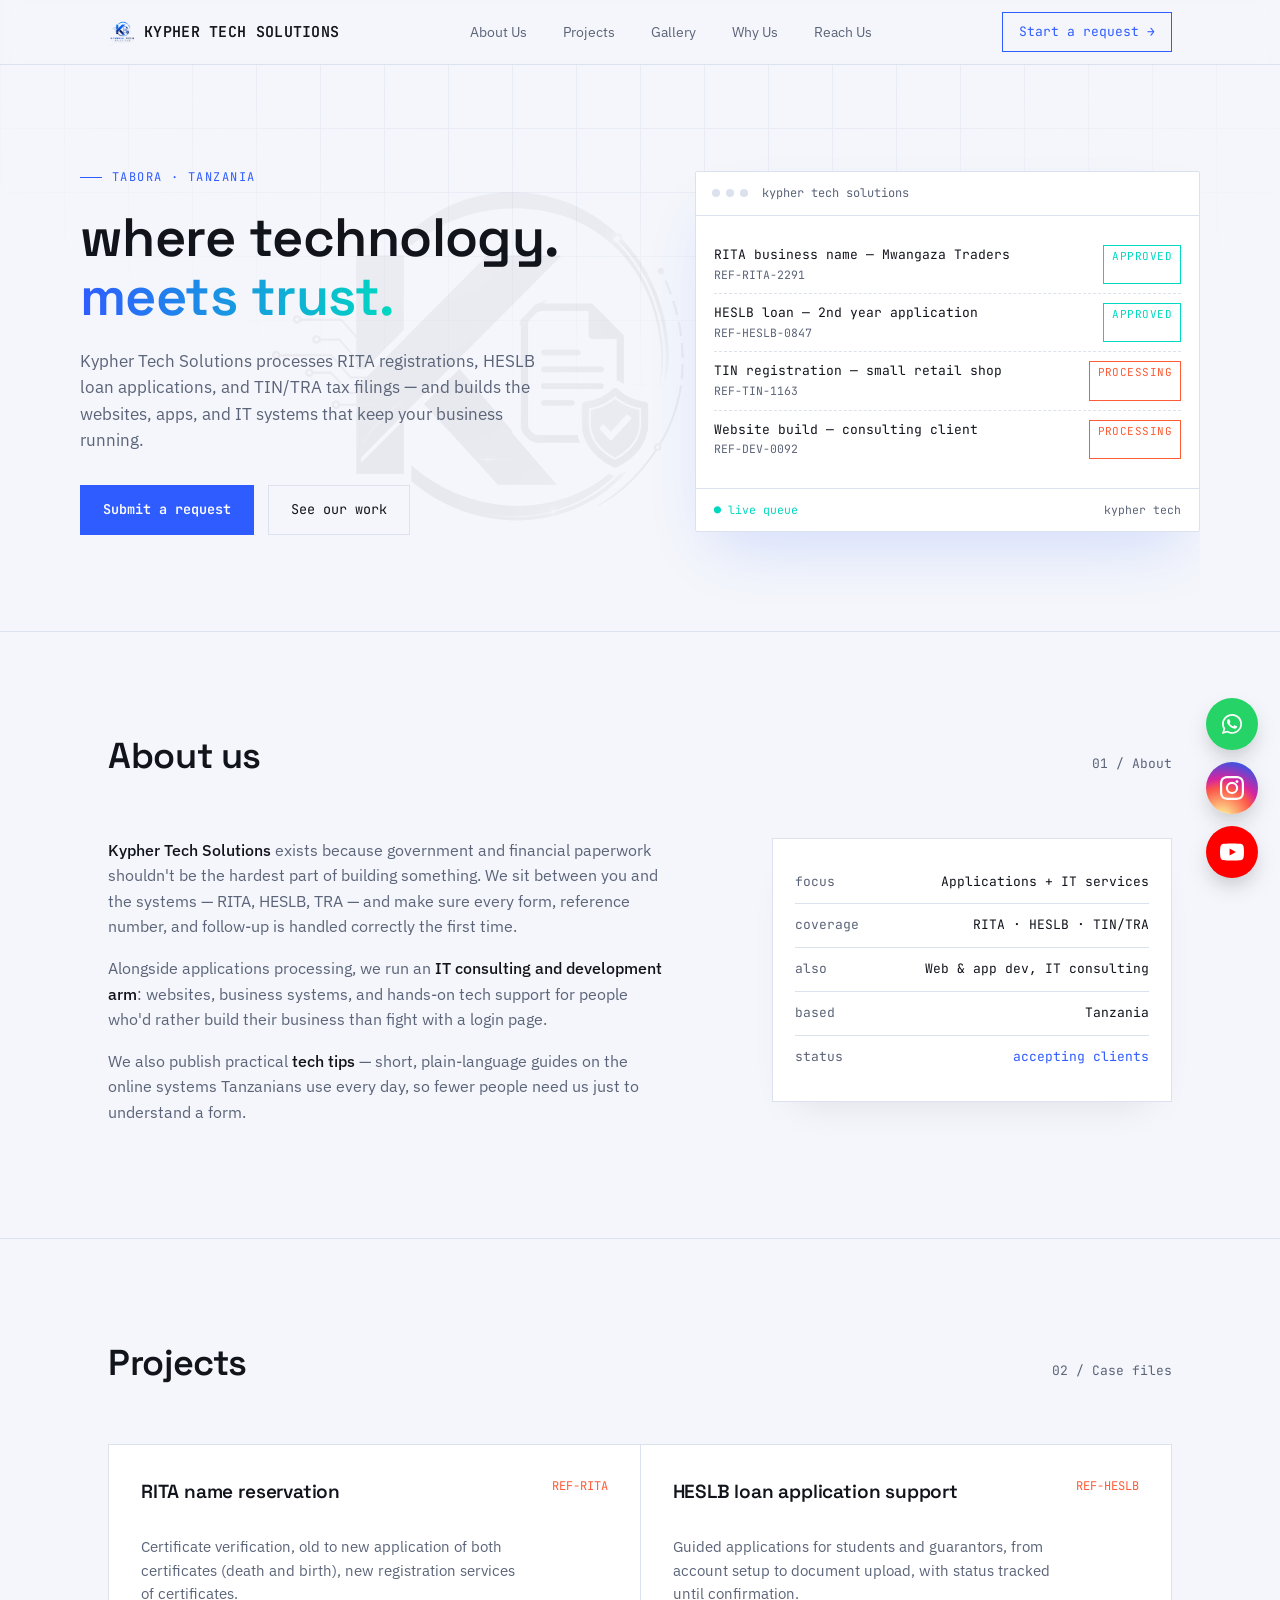
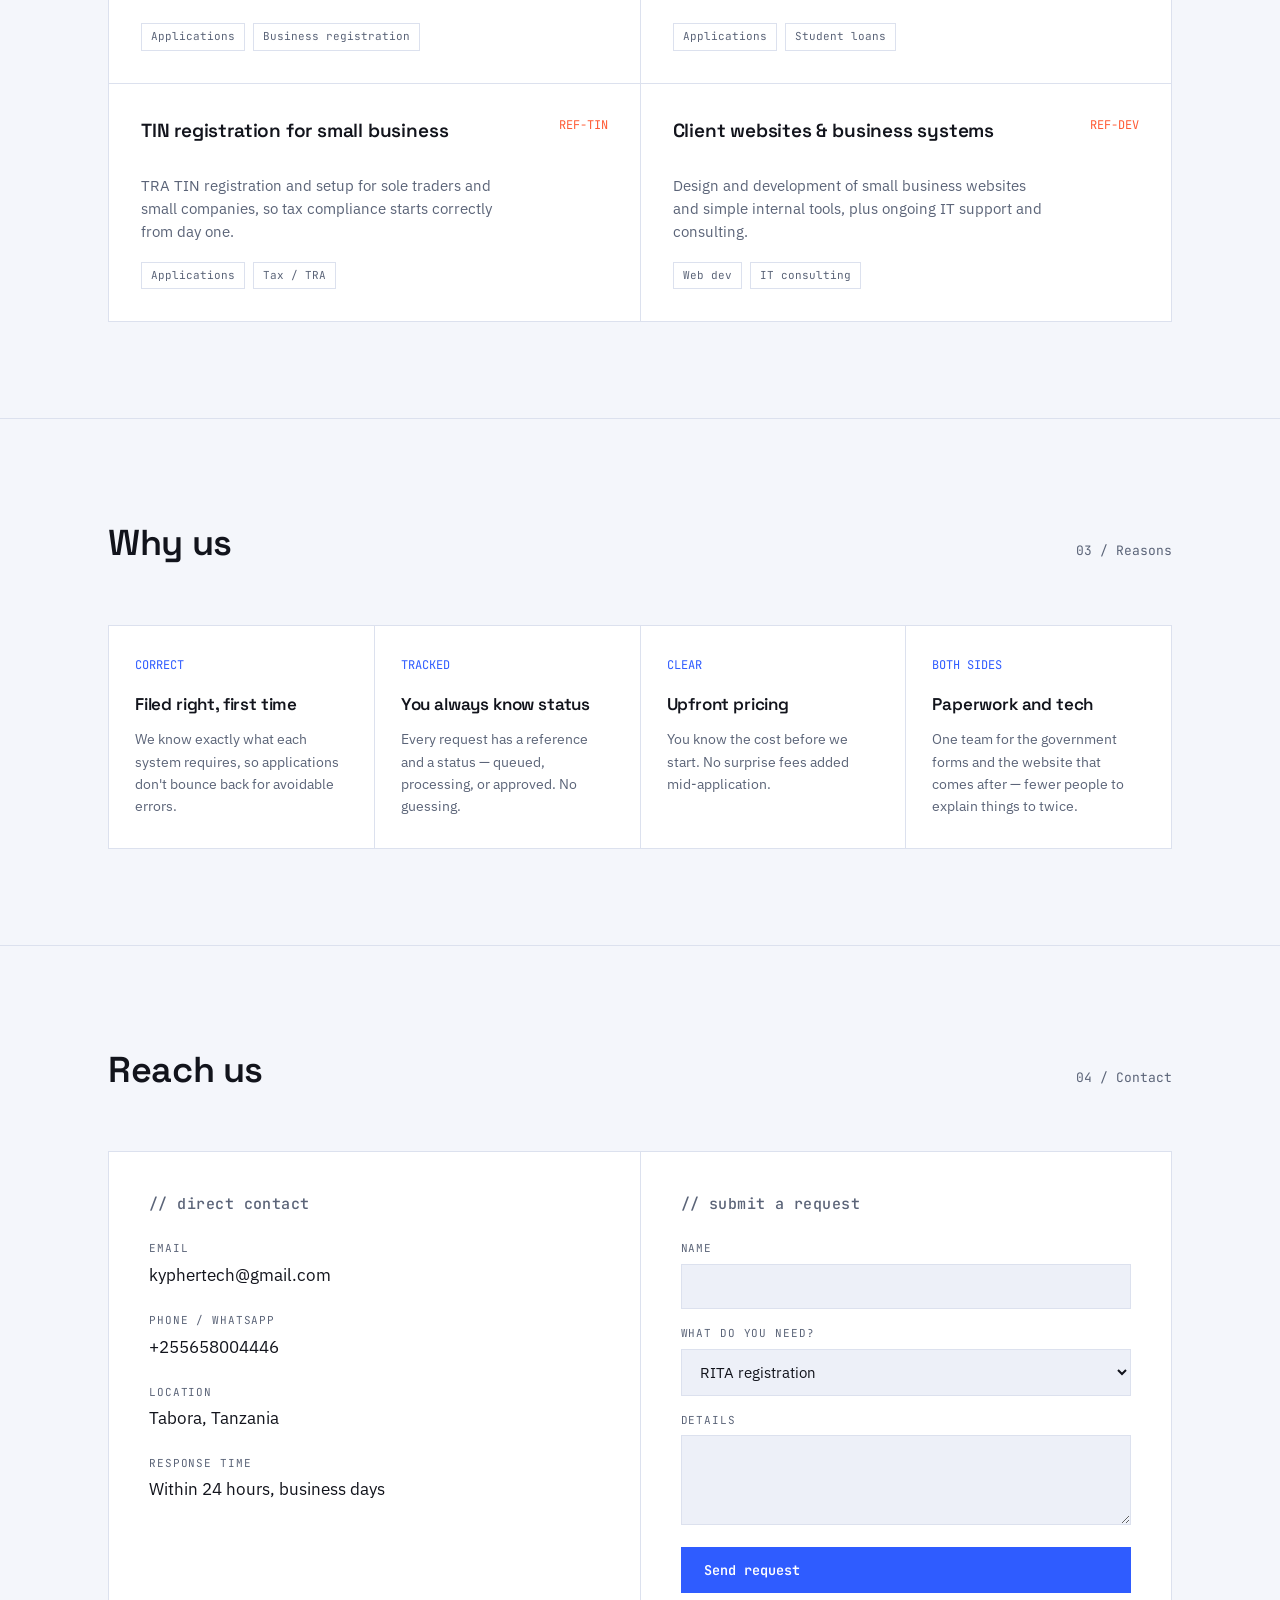
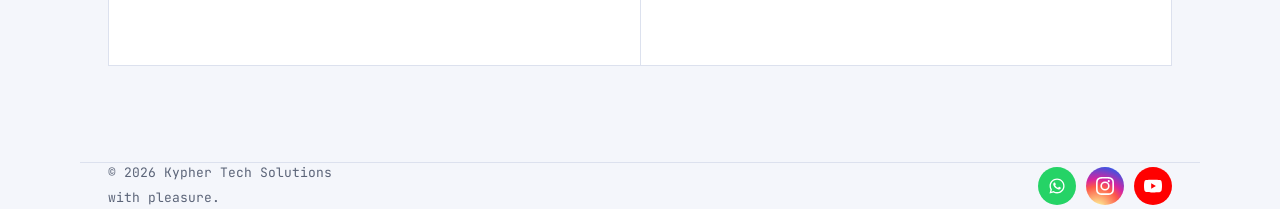
<file: index.html>
<!DOCTYPE html>
<html lang="en">
<head>
<meta charset="UTF-8">
<meta name="viewport" content="width=device-width, initial-scale=1.0">
<title>Kypher Tech Solutions — Applications, Handled.</title>
<meta name="description" content="Kypher Tech Solutions: RITA, HESLB and TIN applications, IT consulting, and web & app development.">
<link rel="preconnect" href="https://fonts.googleapis.com">
<link href="https://fonts.googleapis.com/css2?family=Space+Grotesk:wght@400;500;600;700&family=IBM+Plex+Sans:wght@400;500;600&family=JetBrains+Mono:wght@400;500;600&display=swap" rel="stylesheet">
<link rel="stylesheet" href="style.css">
</head>
<body>

<header>
  <nav class="wrap">
    <div class="logo"><img src="assets/logo.png" alt="Kypher Tech Solutions" class="logo-img"><span>KYPHER TECH SOLUTIONS</span></div>
    <div class="navlinks" id="navlinks">
      <a href="#about">About Us</a>
      <a href="#projects">Projects</a>
      <a href="gallery.html">Gallery</a>
      <a href="#why">Why Us</a>
      <a href="#reach">Reach Us</a>
    </div>
    <a href="#reach" class="navcta">Start a request →</a>
    <button class="menu-btn" id="menuBtn" aria-label="Toggle menu" aria-expanded="false">☰</button>
  </nav>
</header>

<main>
  <section class="hero wrap" style="border-top:none;">
    <img src="assets/logo-icon.png" alt="" class="hero-watermark" aria-hidden="true">
    <div>
      <div class="eyebrow">Tabora · Tanzania</div>
      <h1>where technology.<br><em>meets trust.</em></h1>
      <p>Kypher Tech Solutions processes RITA registrations, HESLB loan applications, and TIN/TRA tax filings — and builds the websites, apps, and IT systems that keep your business running.</p>
      <div class="btnrow">
        <a href="#reach" class="btn btn-primary">Submit a request</a>
        <a href="#projects" class="btn btn-ghost">See our work</a>
      </div>
    </div>

    <div class="console reveal in" id="console">
      <div class="console-bar">
        <div class="dots"><span></span><span></span><span></span></div>
        kypher tech solutions
      </div>
      <div class="console-body" id="consoleBody"></div>
      <div class="console-foot">
        <span class="live">live queue</span>
        <span>kypher tech</span>
      </div>
    </div>
  </section>

  <section id="about">
    <div class="wrap">
      <div class="sec-head">
        <h2>About us</h2>
        <span class="sec-num mono">01 / About</span>
      </div>
      <div class="about-grid">
        <div>
          <p><strong>Kypher Tech Solutions</strong> exists because government and financial paperwork shouldn't be the hardest part of building something. We sit between you and the systems — RITA, HESLB, TRA — and make sure every form, reference number, and follow-up is handled correctly the first time.</p>
          <p>Alongside applications processing, we run an <strong>IT consulting and development arm</strong>: websites, business systems, and hands-on tech support for people who'd rather build their business than fight with a login page.</p>
          <p>We also publish practical <strong>tech tips</strong> — short, plain-language guides on the online systems Tanzanians use every day, so fewer people need us just to understand a form.</p>
        </div>
        <div class="spec mono">
          <div class="spec-row"><span class="k">focus</span><span class="v">Applications + IT services</span></div>
          <div class="spec-row"><span class="k">coverage</span><span class="v">RITA · HESLB · TIN/TRA</span></div>
          <div class="spec-row"><span class="k">also</span><span class="v">Web & app dev, IT consulting</span></div>
          <div class="spec-row"><span class="k">based</span><span class="v">Tanzania</span></div>
          <div class="spec-row"><span class="k">status</span><span class="v" style="color:var(--cyan);">accepting clients</span></div>
        </div>
      </div>
    </div>
  </section>

  <section id="projects">
    <div class="wrap">
      <div class="sec-head">
        <h2>Projects</h2>
        <span class="sec-num mono">02 / Case files</span>
      </div>
      <div class="cases">
        <div class="case reveal">
          <div class="case-top"><h3>RITA name reservation</h3><span class="case-ref mono">REF-RITA</span></div>
          <p>Certificate verification, old to new application of both certificates (death and birth), new registration services of certificates.</p>
          <div class="case-tags"><span>Applications</span><span>Business registration</span></div>
        </div>
        <div class="case reveal">
          <div class="case-top"><h3>HESLB loan application support</h3><span class="case-ref mono">REF-HESLB</span></div>
          <p>Guided applications for students and guarantors, from account setup to document upload, with status tracked until confirmation.</p>
          <div class="case-tags"><span>Applications</span><span>Student loans</span></div>
        </div>
        <div class="case reveal">
          <div class="case-top"><h3>TIN registration for small business</h3><span class="case-ref mono">REF-TIN</span></div>
          <p>TRA TIN registration and setup for sole traders and small companies, so tax compliance starts correctly from day one.</p>
          <div class="case-tags"><span>Applications</span><span>Tax / TRA</span></div>
        </div>
        <div class="case reveal">
          <div class="case-top"><h3>Client websites & business systems</h3><span class="case-ref mono">REF-DEV</span></div>
          <p>Design and development of small business websites and simple internal tools, plus ongoing IT support and consulting.</p>
          <div class="case-tags"><span>Web dev</span><span>IT consulting</span></div>
        </div>
      </div>
    </div>
  </section>

  <section id="why">
    <div class="wrap">
      <div class="sec-head">
        <h2>Why us</h2>
        <span class="sec-num mono">03 / Reasons</span>
      </div>
      <div class="why-grid">
        <div class="why reveal">
          <div class="n mono">CORRECT</div>
          <h3>Filed right, first time</h3>
          <p>We know exactly what each system requires, so applications don't bounce back for avoidable errors.</p>
        </div>
        <div class="why reveal">
          <div class="n mono">TRACKED</div>
          <h3>You always know status</h3>
          <p>Every request has a reference and a status — queued, processing, or approved. No guessing.</p>
        </div>
        <div class="why reveal">
          <div class="n mono">CLEAR</div>
          <h3>Upfront pricing</h3>
          <p>You know the cost before we start. No surprise fees added mid-application.</p>
        </div>
        <div class="why reveal">
          <div class="n mono">BOTH SIDES</div>
          <h3>Paperwork and tech</h3>
          <p>One team for the government forms and the website that comes after — fewer people to explain things to twice.</p>
        </div>
      </div>
    </div>
  </section>

  <section id="reach">
    <div class="wrap">
      <div class="sec-head">
        <h2>Reach us</h2>
        <span class="sec-num mono">04 / Contact</span>
      </div>
      <div class="reach">
        <div class="reach-panel">
          <h3>// direct contact</h3>
          <div class="contact-row">
            <div class="contact-item">
              <span class="label">Email</span>
              <a class="val" href="mailto: kyphertech@gmail.com">kyphertech@gmail.com</a>
            </div>
            <div class="contact-item">
              <span class="label">Phone / WhatsApp</span>
              <a class="val" href="tel:+255658004446">+255658004446</a>
            </div>
            <div class="contact-item">
              <span class="label">Location</span>
              <span class="val">Tabora, Tanzania</span>
            </div>
            <div class="contact-item">
              <span class="label">Response time</span>
              <span class="val">Within 24 hours, business days</span>
            </div>
          </div>
        </div>
        <div class="reach-panel">
          <h3>// submit a request</h3>
          <!--
            This form uses Formspree (formspree.io) — works on any static host,
            including GitHub Pages, unlike Netlify Forms.

            SETUP (one-time):
            1. Go to formspree.io and sign up free
            2. Create a new form — Formspree gives you an endpoint like:
               https://formspree.io/f/abcdwxyz
            3. Replace YOUR_FORM_ID below (in the form's action attribute)
               with your real ID
            4. Submissions will arrive in your Formspree dashboard + email
          -->
          <form id="contactForm" action="https://formspree.io/f/xkjwljed" method="POST">
            <div class="field">
              <label for="name">Name</label>
              <input id="name" name="name" type="text" required>
            </div>
            <div class="field">
              <label for="service">What do you need?</label>
              <select id="service" name="service">
                <option>RITA registration</option>
                <option>HESLB loan application</option>
                <option>TIN / TRA registration</option>
                <option>Website or app development</option>
                <option>IT consulting</option>
                <option>Something else</option>
              </select>
            </div>
            <div class="field">
              <label for="msg">Details</label>
              <textarea id="msg" name="message" required></textarea>
            </div>
            <button type="submit" class="btn btn-primary">Send request</button>
            <p class="form-note mono" id="formNote"></p>
          </form>
        </div>
      </div>
    </div>
  </section>
</main>

<footer class="wrap">
  <div class="footer-left">
    <span>© 2026 Kypher Tech Solutions</span>
    <span>with pleasure.</span>
  </div>
  <div class="footer-social">
    <a class="social-btn whatsapp" href="https://wa.me/255658004446" target="_blank" rel="noopener" aria-label="Chat on WhatsApp">
      <svg viewBox="0 0 24 24"><path d="M12.04 2c-5.52 0-10 4.48-10 10 0 1.77.46 3.45 1.27 4.9L2 22l5.25-1.38a9.95 9.95 0 0 0 4.79 1.22h.01c5.52 0 10-4.48 10-10s-4.48-9.84-10.01-9.84zm0 18.13a8.2 8.2 0 0 1-4.19-1.15l-.3-.18-3.11.82.83-3.04-.2-.31a8.19 8.19 0 0 1-1.26-4.37c0-4.54 3.7-8.24 8.25-8.24 4.54 0 8.23 3.7 8.23 8.24 0 4.55-3.69 8.23-8.25 8.23zm4.52-6.16c-.25-.12-1.47-.72-1.7-.81-.23-.08-.39-.12-.56.13-.17.24-.64.8-.78.97-.14.17-.29.19-.53.06-.25-.12-1.05-.39-2-1.23-.74-.66-1.24-1.47-1.39-1.72-.14-.25-.02-.38.11-.5.11-.11.25-.29.37-.43.12-.15.16-.25.25-.42.08-.16.04-.31-.02-.43-.06-.12-.56-1.35-.77-1.85-.2-.48-.41-.42-.56-.43h-.48c-.16 0-.43.06-.66.31s-.87.85-.87 2.08.89 2.41 1.02 2.58c.12.16 1.75 2.68 4.25 3.75.59.26 1.05.41 1.41.53.6.19 1.14.16 1.57.1.48-.07 1.47-.6 1.68-1.18.21-.58.21-1.07.14-1.18-.06-.1-.23-.16-.48-.28z"/></svg>
    </a>
    <a class="social-btn instagram" href="https://www.instagram.com/kypher.tch?igsi=Z3k5cGc0enJxcHho" target="_blank" rel="noopener" aria-label="Kypher Tech on Instagram">
      <svg viewBox="0 0 24 24"><path d="M12 2.16c3.2 0 3.58.01 4.85.07 1.17.05 1.8.25 2.23.41.55.22.95.47 1.37.89.42.42.67.82.89 1.37.16.42.36 1.05.41 2.23.06 1.27.07 1.65.07 4.85s-.01 3.58-.07 4.85c-.05 1.17-.25 1.8-.41 2.23-.22.55-.47.95-.89 1.37-.42.42-.82.67-1.37.89-.42.16-1.05.36-2.23.41-1.27.06-1.65.07-4.85.07s-3.58-.01-4.85-.07c-1.17-.05-1.8-.25-2.23-.41-.55-.22-.95-.47-1.37-.89-.42-.42-.67-.82-.89-1.37-.16-.42-.36-1.05-.41-2.23-.06-1.27-.07-1.65-.07-4.85s.01-3.58.07-4.85c.05-1.17.25-1.8.41-2.23.22-.55.47-.95.89-1.37.42-.42.82-.67 1.37-.89.42-.16 1.05-.36 2.23-.41 1.27-.06 1.65-.07 4.85-.07M12 0C8.74 0 8.33.01 7.05.07 5.78.13 4.9.33 4.14.63c-.79.31-1.46.72-2.13 1.38C1.35 2.68.94 3.35.63 4.14.33 4.9.14 5.78.07 7.05.01 8.33 0 8.74 0 12s.01 3.67.07 4.95c.06 1.27.26 2.15.56 2.91.31.79.72 1.46 1.38 2.13.66.66 1.34 1.07 2.13 1.38.76.3 1.64.5 2.91.56 1.28.06 1.69.07 4.95.07s3.67-.01 4.95-.07c1.27-.06 2.15-.26 2.91-.56.79-.31 1.46-.72 2.13-1.38.66-.66 1.07-1.34 1.38-2.13.3-.76.5-1.64.56-2.91.06-1.28.07-1.69.07-4.95s-.01-3.67-.07-4.95c-.06-1.27-.26-2.15-.56-2.91-.31-.79-.72-1.46-1.38-2.13C21.32 1.35 20.65.94 19.86.63c-.76-.3-1.64-.5-2.91-.56C15.67.01 15.26 0 12 0zm0 5.84a6.16 6.16 0 1 0 0 12.32 6.16 6.16 0 0 0 0-12.32zm0 10.16a4 4 0 1 1 0-8 4 4 0 0 1 0 8zm6.41-10.4a1.44 1.44 0 1 1-2.88 0 1.44 1.44 0 0 1 2.88 0z"/></svg>
    </a>
    <a class="social-btn youtube" href="https://www.youtube.com/@Kypher_tech_solutions" target="_blank" rel="noopener" aria-label="Kypher Tech on YouTube">
      <svg viewBox="0 0 24 24"><path d="M23.5 6.19a3.02 3.02 0 0 0-2.12-2.14C19.51 3.5 12 3.5 12 3.5s-7.51 0-9.38.55A3.02 3.02 0 0 0 .5 6.19 31.6 31.6 0 0 0 0 12a31.6 31.6 0 0 0 .5 5.81 3.02 3.02 0 0 0 2.12 2.14c1.87.55 9.38.55 9.38.55s7.51 0 9.38-.55a3.02 3.02 0 0 0 2.12-2.14A31.6 31.6 0 0 0 24 12a31.6 31.6 0 0 0-.5-5.81zM9.6 15.6V8.4l6.27 3.6-6.27 3.6z"/></svg>
    </a>
  </div>
</footer>

<div class="social-float">
  <a class="social-btn whatsapp" href="https://wa.me/255658004446" target="_blank" rel="noopener" aria-label="Chat on WhatsApp">
    <svg viewBox="0 0 24 24"><path d="M12.04 2c-5.52 0-10 4.48-10 10 0 1.77.46 3.45 1.27 4.9L2 22l5.25-1.38a9.95 9.95 0 0 0 4.79 1.22h.01c5.52 0 10-4.48 10-10s-4.48-9.84-10.01-9.84zm0 18.13a8.2 8.2 0 0 1-4.19-1.15l-.3-.18-3.11.82.83-3.04-.2-.31a8.19 8.19 0 0 1-1.26-4.37c0-4.54 3.7-8.24 8.25-8.24 4.54 0 8.23 3.7 8.23 8.24 0 4.55-3.69 8.23-8.25 8.23zm4.52-6.16c-.25-.12-1.47-.72-1.7-.81-.23-.08-.39-.12-.56.13-.17.24-.64.8-.78.97-.14.17-.29.19-.53.06-.25-.12-1.05-.39-2-1.23-.74-.66-1.24-1.47-1.39-1.72-.14-.25-.02-.38.11-.5.11-.11.25-.29.37-.43.12-.15.16-.25.25-.42.08-.16.04-.31-.02-.43-.06-.12-.56-1.35-.77-1.85-.2-.48-.41-.42-.56-.43h-.48c-.16 0-.43.06-.66.31s-.87.85-.87 2.08.89 2.41 1.02 2.58c.12.16 1.75 2.68 4.25 3.75.59.26 1.05.41 1.41.53.6.19 1.14.16 1.57.1.48-.07 1.47-.6 1.68-1.18.21-.58.21-1.07.14-1.18-.06-.1-.23-.16-.48-.28z"/></svg>
  </a>
  <a class="social-btn instagram" href="https://www.instagram.com/kypher.tch?igsi=Z3k5cGc0enJxcHho" target="_blank" rel="noopener" aria-label="Kypher Tech on Instagram">
    <svg viewBox="0 0 24 24"><path d="M12 2.16c3.2 0 3.58.01 4.85.07 1.17.05 1.8.25 2.23.41.55.22.95.47 1.37.89.42.42.67.82.89 1.37.16.42.36 1.05.41 2.23.06 1.27.07 1.65.07 4.85s-.01 3.58-.07 4.85c-.05 1.17-.25 1.8-.41 2.23-.22.55-.47.95-.89 1.37-.42.42-.82.67-1.37.89-.42.16-1.05.36-2.23.41-1.27.06-1.65.07-4.85.07s-3.58-.01-4.85-.07c-1.17-.05-1.8-.25-2.23-.41-.55-.22-.95-.47-1.37-.89-.42-.42-.67-.82-.89-1.37-.16-.42-.36-1.05-.41-2.23-.06-1.27-.07-1.65-.07-4.85s.01-3.58.07-4.85c.05-1.17.25-1.8.41-2.23.22-.55.47-.95.89-1.37.42-.42.82-.67 1.37-.89.42-.16 1.05-.36 2.23-.41 1.27-.06 1.65-.07 4.85-.07M12 0C8.74 0 8.33.01 7.05.07 5.78.13 4.9.33 4.14.63c-.79.31-1.46.72-2.13 1.38C1.35 2.68.94 3.35.63 4.14.33 4.9.14 5.78.07 7.05.01 8.33 0 8.74 0 12s.01 3.67.07 4.95c.06 1.27.26 2.15.56 2.91.31.79.72 1.46 1.38 2.13.66.66 1.34 1.07 2.13 1.38.76.3 1.64.5 2.91.56 1.28.06 1.69.07 4.95.07s3.67-.01 4.95-.07c1.27-.06 2.15-.26 2.91-.56.79-.31 1.46-.72 2.13-1.38.66-.66 1.07-1.34 1.38-2.13.3-.76.5-1.64.56-2.91.06-1.28.07-1.69.07-4.95s-.01-3.67-.07-4.95c-.06-1.27-.26-2.15-.56-2.91-.31-.79-.72-1.46-1.38-2.13C21.32 1.35 20.65.94 19.86.63c-.76-.3-1.64-.5-2.91-.56C15.67.01 15.26 0 12 0zm0 5.84a6.16 6.16 0 1 0 0 12.32 6.16 6.16 0 0 0 0-12.32zm0 10.16a4 4 0 1 1 0-8 4 4 0 0 1 0 8zm6.41-10.4a1.44 1.44 0 1 1-2.88 0 1.44 1.44 0 0 1 2.88 0z"/></svg>
  </a>
  <a class="social-btn youtube" href="https://www.youtube.com/@Kypher_tech_solutions" target="_blank" rel="noopener" aria-label="Kypher Tech on YouTube">
    <svg viewBox="0 0 24 24"><path d="M23.5 6.19a3.02 3.02 0 0 0-2.12-2.14C19.51 3.5 12 3.5 12 3.5s-7.51 0-9.38.55A3.02 3.02 0 0 0 .5 6.19 31.6 31.6 0 0 0 0 12a31.6 31.6 0 0 0 .5 5.81 3.02 3.02 0 0 0 2.12 2.14c1.87.55 9.38.55 9.38.55s7.51 0 9.38-.55a3.02 3.02 0 0 0 2.12-2.14A31.6 31.6 0 0 0 24 12a31.6 31.6 0 0 0-.5-5.81zM9.6 15.6V8.4l6.27 3.6-6.27 3.6z"/></svg>
  </a>
</div>

<script src="script.js"></script>
</body>
</html>
</file>
<file: style.css>
:root{
  --void:#F4F6FB;
  --panel:#FFFFFF;
  --panel-2:#EDF0F8;
  --line:#DCE1EE;
  --text:#12141C;
  --dim:#5B6478;
  --cyan:#2F5CFF;
  --cyan-2:#00D9C0;
  --amber:#FF5B35;
  --radius:2px;

  --whatsapp:#25D366;
  --instagram:#E1306C;
  --youtube:#FF0000;
}
*{margin:0;padding:0;box-sizing:border-box;}
html{scroll-behavior:smooth;}
body{
  background:var(--void);
  color:var(--text);
  font-family:'IBM Plex Sans',sans-serif;
  line-height:1.6;
  overflow-x:hidden;
}
::selection{background:var(--cyan);color:#fff;}
a{color:inherit;text-decoration:none;}
.mono{font-family:'JetBrains Mono',monospace;}
h1,h2,h3{font-family:'Space Grotesk',sans-serif;letter-spacing:-0.01em;}

/* background grid texture */
body::before{
  content:"";
  position:fixed;inset:0;
  background-image:
    linear-gradient(var(--line) 1px, transparent 1px),
    linear-gradient(90deg, var(--line) 1px, transparent 1px);
  background-size:64px 64px;
  opacity:0.5;
  pointer-events:none;
  z-index:0;
  mask-image:radial-gradient(ellipse 80% 60% at 50% 0%, black 30%, transparent 75%);
}

.wrap{max-width:1120px;margin:0 auto;padding:0 28px;position:relative;z-index:1;}

@media (prefers-reduced-motion: reduce){
  *{animation-duration:0.01ms !important; animation-iteration-count:1 !important; transition-duration:0.01ms !important; scroll-behavior:auto !important;}
}

/* NAV */
header{
  position:fixed;top:0;left:0;right:0;
  z-index:50;
  background:rgba(244,246,251,0.82);
  backdrop-filter:blur(10px);
  border-bottom:1px solid var(--line);
  animation:dropIn .5s ease both;
}
@keyframes dropIn{from{transform:translateY(-100%);}to{transform:translateY(0);}}
nav.wrap{
  display:flex;align-items:center;justify-content:space-between;
  height:64px;
}
.logo{
  font-family:'JetBrains Mono',monospace;
  font-weight:600;
  font-size:15px;
  letter-spacing:0.02em;
  display:flex;align-items:center;gap:8px;
}
.logo .dot{width:7px;height:7px;background:var(--cyan);border-radius:50%;box-shadow:0 0 8px var(--cyan);flex:none;animation:pulseDot 2.4s ease-in-out infinite;}
@keyframes pulseDot{0%,100%{opacity:1;}50%{opacity:0.35;}}
.logo-img{height:28px;width:auto;display:block;}
.navlinks{display:flex;gap:36px;font-size:14px;}
.navlinks a{color:var(--dim);transition:color .2s;position:relative;}
.navlinks a:hover, .navlinks a:focus-visible{color:var(--text);}
.navlinks a::after{
  content:"";position:absolute;left:0;bottom:-6px;width:0;height:2px;background:linear-gradient(90deg,var(--cyan),var(--cyan-2));
  transition:width .25s;
}
.navlinks a:hover::after{width:100%;}
.navcta{
  font-family:'JetBrains Mono',monospace;
  font-size:13px;
  padding:9px 16px;
  border:1px solid var(--cyan);
  color:var(--cyan);
  transition:all .2s;
}
.navcta:hover{background:var(--cyan);color:#fff;box-shadow:0 0 20px rgba(47,92,255,0.35);}
.menu-btn{display:none;background:none;border:1px solid var(--line);color:var(--text);width:40px;height:40px;font-size:18px;cursor:pointer;}

@media (max-width:820px){
  .navlinks{
    position:fixed;top:64px;left:0;right:0;
    background:var(--void);border-bottom:1px solid var(--line);
    flex-direction:column;gap:0;
    max-height:0;overflow:hidden;
    transition:max-height .3s ease;
  }
  .navlinks.open{max-height:320px;}
  .navlinks a{padding:16px 28px;border-bottom:1px solid var(--line);width:100%;}
  .navlinks a::after{display:none;}
  .navcta{display:none;}
  .menu-btn{display:block;}
}

/* HERO */
.hero{
  padding:168px 0 96px;
  display:grid;grid-template-columns:1.05fr 0.95fr;gap:56px;align-items:center;
  position:relative;
  overflow:hidden;
}
.hero-watermark{
  position:absolute;
  top:50%;left:8%;
  width:640px;max-width:70vw;
  transform:translateY(-50%);
  opacity:0.05;
  filter:grayscale(1) brightness(0.6);
  pointer-events:none;
  z-index:0;
  user-select:none;
  animation:float 8s ease-in-out infinite;
}
@keyframes float{0%,100%{transform:translateY(-50%);}50%{transform:translateY(calc(-50% - 14px));}}
.hero > div, .hero .console{position:relative;z-index:1;}
.hero > div{animation:fadeUp .7s ease both;}
.hero .console{animation:fadeUp .7s ease .15s both;}
@keyframes fadeUp{from{opacity:0;transform:translateY(22px);}to{opacity:1;transform:translateY(0);}}
.eyebrow{
  font-family:'JetBrains Mono',monospace;
  font-size:12px;color:var(--cyan);
  letter-spacing:0.12em;text-transform:uppercase;
  display:flex;align-items:center;gap:10px;margin-bottom:22px;
}
.eyebrow::before{content:"";width:22px;height:1px;background:var(--cyan);}
.hero h1{
  font-size:clamp(34px,4.6vw,54px);
  font-weight:600;
  line-height:1.08;
  margin-bottom:22px;
}
.hero h1 em{
  font-style:normal;
  background:linear-gradient(90deg,var(--cyan),var(--cyan-2));
  -webkit-background-clip:text;background-clip:text;color:transparent;
}
.hero p{color:var(--dim);font-size:16.5px;max-width:46ch;margin-bottom:32px;}
.btnrow{display:flex;gap:14px;flex-wrap:wrap;}
.btn{
  font-family:'JetBrains Mono',monospace;font-size:13.5px;
  padding:13px 22px;
  display:inline-flex;align-items:center;gap:8px;
  border:1px solid var(--line);
  transition:all .2s;
  cursor:pointer;
  background:none;
}
.btn-primary{background:var(--cyan);color:#fff;border-color:var(--cyan);font-weight:600;}
.btn-primary:hover{background:#1a45f0;box-shadow:0 8px 24px rgba(47,92,255,0.35);transform:translateY(-2px);}
.btn-ghost{color:var(--text);border-color:var(--line);}
.btn-ghost:hover{border-color:var(--cyan);color:var(--cyan);transform:translateY(-2px);}

/* terminal console — signature element */
.console{
  background:var(--panel);
  border:1px solid var(--line);
  border-radius:var(--radius);
  font-family:'JetBrains Mono',monospace;
  font-size:13px;
  overflow:hidden;
  box-shadow:0 30px 60px -20px rgba(47,92,255,0.18);
}
.console-bar{
  display:flex;align-items:center;gap:8px;
  padding:12px 16px;border-bottom:1px solid var(--line);
  color:var(--dim);font-size:12px;
}
.console-bar .dots{display:flex;gap:6px;margin-right:6px;}
.console-bar .dots span{width:8px;height:8px;border-radius:50%;background:var(--line);}
.console-body{padding:20px 18px;min-height:260px;}
.console-line{display:flex;justify-content:space-between;gap:10px;padding:9px 0;border-bottom:1px dashed var(--line);opacity:0;animation:reveal .4s forwards;}
.console-line:last-child{border-bottom:none;}
.console-line .task{color:var(--text);}
.console-line .ref{color:var(--dim);font-size:11.5px;}
.status{padding:2px 8px;font-size:11px;letter-spacing:0.04em;border:1px solid;white-space:nowrap;}
.status.approved{color:var(--cyan-2);border-color:var(--cyan-2);}
.status.processing{color:var(--amber);border-color:var(--amber);}
@keyframes reveal{to{opacity:1;}}
.console-foot{
  padding:12px 18px;border-top:1px solid var(--line);
  color:var(--dim);font-size:11.5px;display:flex;justify-content:space-between;
}
.console-foot .live{color:var(--cyan-2);}
.live::before{content:"● ";animation:pulseDot 1.6s ease-in-out infinite;}

@media (max-width:900px){
  .hero{grid-template-columns:1fr;padding-top:132px;}
}

/* SECTION shared */
section{padding:96px 0;border-top:1px solid var(--line);position:relative;z-index:1;}
.sec-head{display:flex;align-items:baseline;justify-content:space-between;gap:24px;margin-bottom:52px;flex-wrap:wrap;}
.sec-head h2{font-size:clamp(26px,3vw,36px);font-weight:600;}
.sec-num{font-family:'JetBrains Mono',monospace;color:var(--dim);font-size:13px;}

/* ABOUT */
.about-grid{display:grid;grid-template-columns:1.2fr 0.8fr;gap:64px;}
.about-grid p{color:var(--dim);margin-bottom:16px;max-width:56ch;}
.about-grid p strong{color:var(--text);font-weight:500;}
.spec{
  background:var(--panel);border:1px solid var(--line);
  padding:22px;font-family:'JetBrains Mono',monospace;font-size:13px;height:fit-content;
  box-shadow:0 20px 40px -24px rgba(18,20,28,0.12);
}
.spec-row{display:flex;justify-content:space-between;padding:11px 0;border-bottom:1px solid var(--line);gap:16px;}
.spec-row:last-child{border-bottom:none;}
.spec-row .k{color:var(--dim);}
.spec-row .v{color:var(--text);text-align:right;}
@media (max-width:820px){.about-grid{grid-template-columns:1fr;}}

/* PROJECTS / case files */
.cases{display:grid;grid-template-columns:repeat(2,1fr);gap:1px;background:var(--line);border:1px solid var(--line);}
.case{background:var(--panel);padding:32px;transition:all .25s;}
.case:hover{background:var(--panel-2);transform:translateY(-3px);box-shadow:0 16px 32px -20px rgba(18,20,28,0.18);}
.case-top{display:flex;justify-content:space-between;align-items:flex-start;margin-bottom:18px;}
.case-ref{font-family:'JetBrains Mono',monospace;color:var(--amber);font-size:12px;}
.case h3{font-size:19px;margin-bottom:10px;font-weight:600;}
.case p{color:var(--dim);font-size:14.5px;max-width:42ch;}
.case-tags{display:flex;gap:8px;margin-top:18px;flex-wrap:wrap;}
.case-tags span{font-family:'JetBrains Mono',monospace;font-size:11px;color:var(--dim);border:1px solid var(--line);padding:4px 9px;}
@media (max-width:820px){.cases{grid-template-columns:1fr;}}

/* WHY US */
.why-grid{display:grid;grid-template-columns:repeat(4,1fr);gap:1px;background:var(--line);border:1px solid var(--line);}
.why{background:var(--panel);padding:30px 26px;transition:all .25s;}
.why:hover{transform:translateY(-3px);box-shadow:0 16px 32px -20px rgba(18,20,28,0.18);}
.why .n{font-family:'JetBrains Mono',monospace;color:var(--cyan);font-size:12px;margin-bottom:16px;}
.why h3{font-size:17px;margin-bottom:10px;font-weight:600;}
.why p{color:var(--dim);font-size:14px;}
@media (max-width:900px){.why-grid{grid-template-columns:1fr 1fr;}}
@media (max-width:560px){.why-grid{grid-template-columns:1fr;}}

/* REACH US */
.reach{display:grid;grid-template-columns:1fr 1fr;gap:1px;background:var(--line);border:1px solid var(--line);}
.reach-panel{background:var(--panel);padding:40px;}
.reach-panel h3{font-size:15px;margin-bottom:24px;color:var(--dim);font-family:'JetBrains Mono',monospace;font-weight:500;letter-spacing:0.03em;}
.contact-row{display:flex;flex-direction:column;gap:22px;}
.contact-item{display:flex;flex-direction:column;gap:4px;}
.contact-item .label{font-family:'JetBrains Mono',monospace;font-size:11px;color:var(--dim);letter-spacing:0.08em;text-transform:uppercase;}
.contact-item .val{font-size:17px;}
.contact-item a{border-bottom:1px solid transparent;transition:border-color .2s, color .2s;}
.contact-item a:hover{color:var(--cyan);border-color:var(--cyan);}
form{display:flex;flex-direction:column;gap:16px;}
.field{display:flex;flex-direction:column;gap:6px;}
.field label{font-family:'JetBrains Mono',monospace;font-size:11px;color:var(--dim);letter-spacing:0.08em;text-transform:uppercase;}
.field input, .field textarea, .field select{
  background:var(--panel-2);border:1px solid var(--line);color:var(--text);
  padding:12px 14px;font-family:'IBM Plex Sans',sans-serif;font-size:14.5px;
  outline:none;transition:border-color .2s, box-shadow .2s;
}
.field input:focus, .field textarea:focus, .field select:focus{border-color:var(--cyan);box-shadow:0 0 0 3px rgba(47,92,255,0.12);}
.field textarea{resize:vertical;min-height:90px;}
form button{margin-top:6px;}
.form-note{font-size:12.5px;color:var(--dim);min-height:16px;}
.form-note.success{color:var(--cyan-2);}
.form-note.error{color:var(--amber);}
@media (max-width:820px){.reach{grid-template-columns:1fr;} .reach-panel{padding:32px 24px;}}

footer{
  border-top:1px solid var(--line);
  padding:36px 0;
  display:flex;justify-content:space-between;align-items:center;flex-wrap:wrap;gap:20px;
  color:var(--dim);font-size:13px;font-family:'JetBrains Mono',monospace;
  position:relative;z-index:1;
}
.footer-left{display:flex;flex-direction:column;gap:4px;}
.footer-social{display:flex;gap:10px;}

/* ---------- SOCIAL BUTTONS (shared: floating + footer) ---------- */
.social-btn{
  display:inline-flex;align-items:center;justify-content:center;
  width:38px;height:38px;border-radius:50%;
  color:#fff;
  transition:transform .2s, box-shadow .2s;
  flex:none;
}
.social-btn svg{width:18px;height:18px;fill:currentColor;}
.social-btn:hover{transform:translateY(-3px) scale(1.06);}
.social-btn.whatsapp{background:var(--whatsapp);}
.social-btn.whatsapp:hover{box-shadow:0 8px 20px rgba(37,211,102,0.4);}
.social-btn.instagram{background:radial-gradient(circle at 30% 110%, #fdf497 0%, #fdf497 5%, #fd5949 45%,#d6249f 60%,#285AEB 90%);}
.social-btn.instagram:hover{box-shadow:0 8px 20px rgba(214,36,159,0.4);}
.social-btn.youtube{background:var(--youtube);}
.social-btn.youtube:hover{box-shadow:0 8px 20px rgba(255,0,0,0.4);}

.social-float{
  position:fixed;right:22px;bottom:22px;z-index:60;
  display:flex;flex-direction:column;gap:12px;
}
.social-float .social-btn{
  width:52px;height:52px;
  box-shadow:0 10px 24px -8px rgba(18,20,28,0.35);
  animation:floatIn .5s ease both;
}
.social-float .social-btn svg{width:24px;height:24px;}
.social-float .social-btn:nth-child(1){animation-delay:.1s;}
.social-float .social-btn:nth-child(2){animation-delay:.22s;}
.social-float .social-btn:nth-child(3){animation-delay:.34s;}
@keyframes floatIn{from{opacity:0;transform:translateX(30px) scale(0.7);}to{opacity:1;transform:translateX(0) scale(1);}}

@media (max-width:560px){
  .social-float{right:16px;bottom:16px;gap:10px;}
  .social-float .social-btn{width:46px;height:46px;}
  .social-float .social-btn svg{width:21px;height:21px;}
}

.reveal{opacity:0;transform:translateY(16px);transition:opacity .6s ease, transform .6s ease;}
.reveal.in{opacity:1;transform:translateY(0);}

:focus-visible{outline:2px solid var(--cyan);outline-offset:2px;}

/* ---------- GALLERY PAGE ---------- */
.navlinks a.active{color:var(--cyan);}
.navlinks a.active::after{width:100%;}

.gallery-hero{padding:168px 0 56px;}
.gallery-hero h1{font-size:clamp(32px,4.4vw,50px);font-weight:600;margin-bottom:16px;}
.gallery-hero p{color:var(--dim);font-size:16.5px;max-width:56ch;}

.filter-row{display:flex;gap:10px;flex-wrap:wrap;margin-bottom:40px;}
.filter-btn{
  font-family:'JetBrains Mono',monospace;font-size:12.5px;
  padding:9px 16px;background:none;border:1px solid var(--line);color:var(--dim);
  cursor:pointer;transition:all .2s;
}
.filter-btn:hover{color:var(--text);border-color:var(--cyan);}
.filter-btn.active{color:#fff;border-color:var(--cyan);background:var(--cyan);}

.gallery-grid{
  display:grid;grid-template-columns:repeat(3,1fr);gap:1px;
  background:var(--line);border:1px solid var(--line);
  margin-bottom:24px;
}
.gallery-item{
  position:relative;background:var(--panel);aspect-ratio:4/3;overflow:hidden;
  cursor:pointer;
}
.gallery-item img{width:100%;height:100%;object-fit:cover;display:block;transition:transform .3s;}
.gallery-item:hover img{transform:scale(1.04);}
.gallery-item figcaption{
  position:absolute;left:0;right:0;bottom:0;
  padding:10px 14px;font-size:12.5px;color:#fff;
  background:linear-gradient(to top, rgba(18,20,28,0.85), transparent);
}
.gallery-placeholder{
  display:none;flex-direction:column;align-items:center;justify-content:center;gap:8px;
  height:100%;padding:20px;text-align:center;
  border:1px dashed var(--line);
}
.gallery-placeholder span{font-size:11.5px;color:var(--amber);word-break:break-all;}
.gallery-placeholder small{color:var(--dim);font-size:11.5px;}
.gallery-item.gallery-empty img{display:none;}
.gallery-item.gallery-empty .gallery-placeholder{display:flex;}
.gallery-item.gallery-empty{cursor:default;}
.gallery-item.gallery-empty figcaption{display:none;}
.gallery-item[hidden]{display:none;}

.gallery-note{color:var(--dim);font-size:12.5px;}
.gallery-note .mono{color:var(--text);}

@media (max-width:820px){
  .gallery-grid{grid-template-columns:repeat(2,1fr);}
}
@media (max-width:560px){
  .gallery-grid{grid-template-columns:1fr;}
}

.lightbox{
  position:fixed;inset:0;background:rgba(12,14,20,0.92);
  display:none;align-items:center;justify-content:center;
  z-index:100;padding:40px;
}
.lightbox.open{display:flex;}
.lightbox img{max-width:min(1000px,90vw);max-height:85vh;object-fit:contain;border:1px solid var(--line);}
.lightbox-close{
  position:absolute;top:24px;right:28px;
  background:none;border:1px solid rgba(255,255,255,0.3);color:#fff;
  width:40px;height:40px;font-size:18px;cursor:pointer;
}
.lightbox-close:hover{border-color:var(--cyan-2);color:var(--cyan-2);}
</file>
